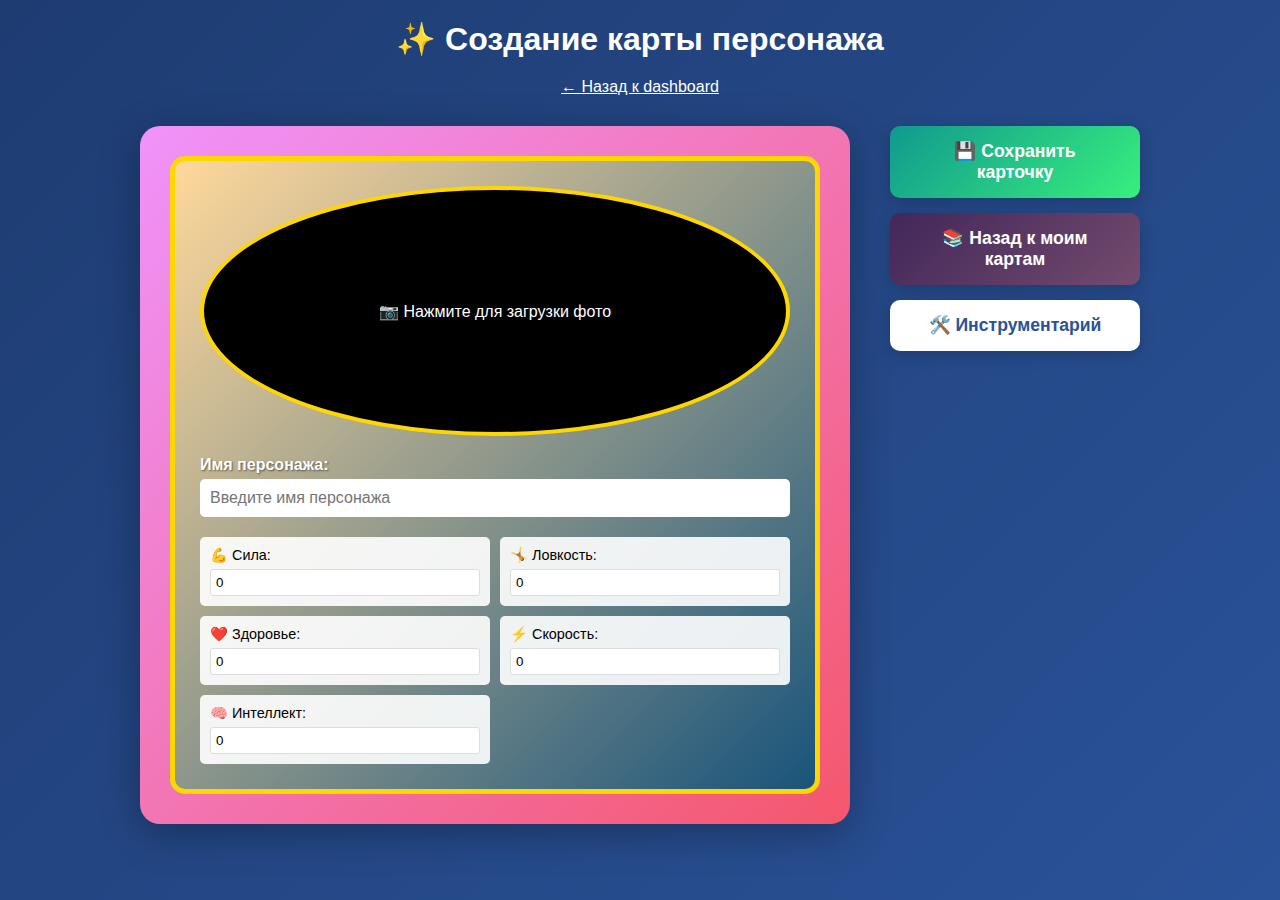
<file: templates/create-card.html>
<!DOCTYPE html>
<html lang="ru">
<head>
    <meta charset="UTF-8">
    <meta name="viewport" content="width=device-width, initial-scale=1.0">
    <title>Создание карты персонажа</title>
    <style>
        * {
            margin: 0;
            padding: 0;
            box-sizing: border-box;
        }
        
        body {
            font-family: 'Segoe UI', Tahoma, Geneva, Verdana, sans-serif;
            background: linear-gradient(135deg, #1e3c72 0%, #2a5298 100%);
            min-height: 100vh;
            padding: 20px;
        }
        
        .container {
            max-width: 1000px;
            margin: 0 auto;
        }
        
        .header {
            text-align: center;
            color: white;
            margin-bottom: 30px;
        }
        
        .content {
            display: flex;
            gap: 40px;
            flex-wrap: wrap;
        }
        
        .card-frame {
            flex: 1;
            min-width: 400px;
            background: linear-gradient(135deg, #f093fb 0%, #f5576c 100%);
            padding: 30px;
            border-radius: 20px;
            box-shadow: 0 10px 40px rgba(0,0,0,0.3);
        }
        
        .card-inner {
            background: linear-gradient(135deg, #ffd89b 0%, #19547b 100%);
            border-radius: 15px;
            padding: 25px;
            border: 5px solid gold;
        }
        
        .photo-upload {
            width: 100%;
            height: 250px;
            background: #000;
            border-radius: 50%;
            margin: 0 auto 20px;
            display: flex;
            align-items: center;
            justify-content: center;
            color: white;
            cursor: pointer;
            overflow: hidden;
            border: 4px solid #ffd700;
            position: relative;
        }
        
        .photo-upload img {
            width: 100%;
            height: 100%;
            object-fit: cover;
        }
        
        .photo-upload input[type="file"] {
            position: absolute;
            width: 100%;
            height: 100%;
            opacity: 0;
            cursor: pointer;
        }
        
        .form-group {
            margin-bottom: 15px;
        }
        
        .form-group label {
            display: block;
            color: white;
            font-weight: bold;
            margin-bottom: 5px;
            text-shadow: 1px 1px 2px rgba(0,0,0,0.5);
        }
        
        .form-group input,
        .form-group textarea {
            width: 100%;
            padding: 10px;
            border: none;
            border-radius: 5px;
            font-size: 1em;
        }
        
        .form-group textarea {
            resize: vertical;
            min-height: 80px;
        }
        
        .stats-grid {
            display: grid;
            grid-template-columns: repeat(2, 1fr);
            gap: 10px;
            margin-top: 20px;
        }
        
        .stat-input {
            background: rgba(255,255,255,0.9);
            padding: 10px;
            border-radius: 5px;
        }
        
        .stat-input label {
            display: block;
            font-size: 0.9em;
            margin-bottom: 5px;
        }
        
        .stat-input input {
            width: 100%;
            padding: 5px;
            border: 1px solid #ddd;
            border-radius: 3px;
        }
        
        .actions {
            flex: 0 0 250px;
            display: flex;
            flex-direction: column;
            gap: 15px;
        }
        
        .action-button {
            padding: 15px 25px;
            background: white;
            color: #2a5298;
            border: none;
            border-radius: 10px;
            font-size: 1.1em;
            font-weight: bold;
            cursor: pointer;
            transition: all 0.3s;
            text-decoration: none;
            text-align: center;
            box-shadow: 0 4px 15px rgba(0,0,0,0.2);
        }
        
        .action-button:hover {
            transform: translateY(-2px);
            box-shadow: 0 6px 20px rgba(0,0,0,0.3);
        }
        
        .action-button.save {
            background: linear-gradient(135deg, #11998e 0%, #38ef7d 100%);
            color: white;
        }
        
        .action-button.back {
            background: linear-gradient(135deg, #42275a 0%, #734b6d 100%);
            color: white;
        }
        
        .back-link {
            display: inline-block;
            margin-top: 20px;
            color: white;
            text-decoration: underline;
            cursor: pointer;
        }
    </style>
</head>
<body>
    <div class="container">
        <div class="header">
            <h1>✨ Создание карты персонажа</h1>
            <a href="/dashboard" class="back-link">← Назад к dashboard</a>
        </div>
        
        <form method="post" action="/save-card" enctype="multipart/form-data">
            <div class="content">
                <div class="card-frame">
                    <div class="card-inner">
                        <div class="photo-upload" onclick="document.getElementById('photo').click()">
                            <span id="photo-preview">📷 Нажмите для загрузки фото</span>
                            <input type="file" id="photo" name="photo" accept="image/*" onchange="previewImage(this)">
                        </div>
                        
                        <div class="form-group">
                            <label>Имя персонажа:</label>
                            <input type="text" name="name" required placeholder="Введите имя персонажа">
                        </div>
                        
                        <div class="stats-grid">
                            <div class="stat-input">
                                <label>💪 Сила:</label>
                                <input type="number" name="strength" min="0" max="100" value="0">
                            </div>
                            <div class="stat-input">
                                <label>🤸 Ловкость:</label>
                                <input type="number" name="agility" min="0" max="100" value="0">
                            </div>
                            <div class="stat-input">
                                <label>❤️ Здоровье:</label>
                                <input type="number" name="health" min="0" max="100" value="0">
                            </div>
                            <div class="stat-input">
                                <label>⚡ Скорость:</label>
                                <input type="number" name="speed" min="0" max="100" value="0">
                            </div>
                            <div class="stat-input">
                                <label>🧠 Интеллект:</label>
                                <input type="number" name="intelligence" min="0" max="100" value="0">
                            </div>
                        </div>
                    </div>
                </div>
                
                <div class="actions">
                    <button type="submit" class="action-button save">
                        💾 Сохранить карточку
                    </button>
                    <a href="/my-cards" class="action-button back">
                        📚 Назад к моим картам
                    </a>
                    <a href="/instrumentation" class="action-button">
                        🛠️ Инструментарий
                    </a>
                </div>
            </div>
        </form>
    </div>
    
    <script>
        function previewImage(input) {
            if (input.files && input.files[0]) {
                const reader = new FileReader();
                reader.onload = function(e) {
                    const preview = document.getElementById('photo-preview');
                    preview.innerHTML = `<img src="${e.target.result}" alt="Photo">`;
                };
                reader.readAsDataURL(input.files[0]);
            }
        }
    </script>
</body>
</html>
</file>
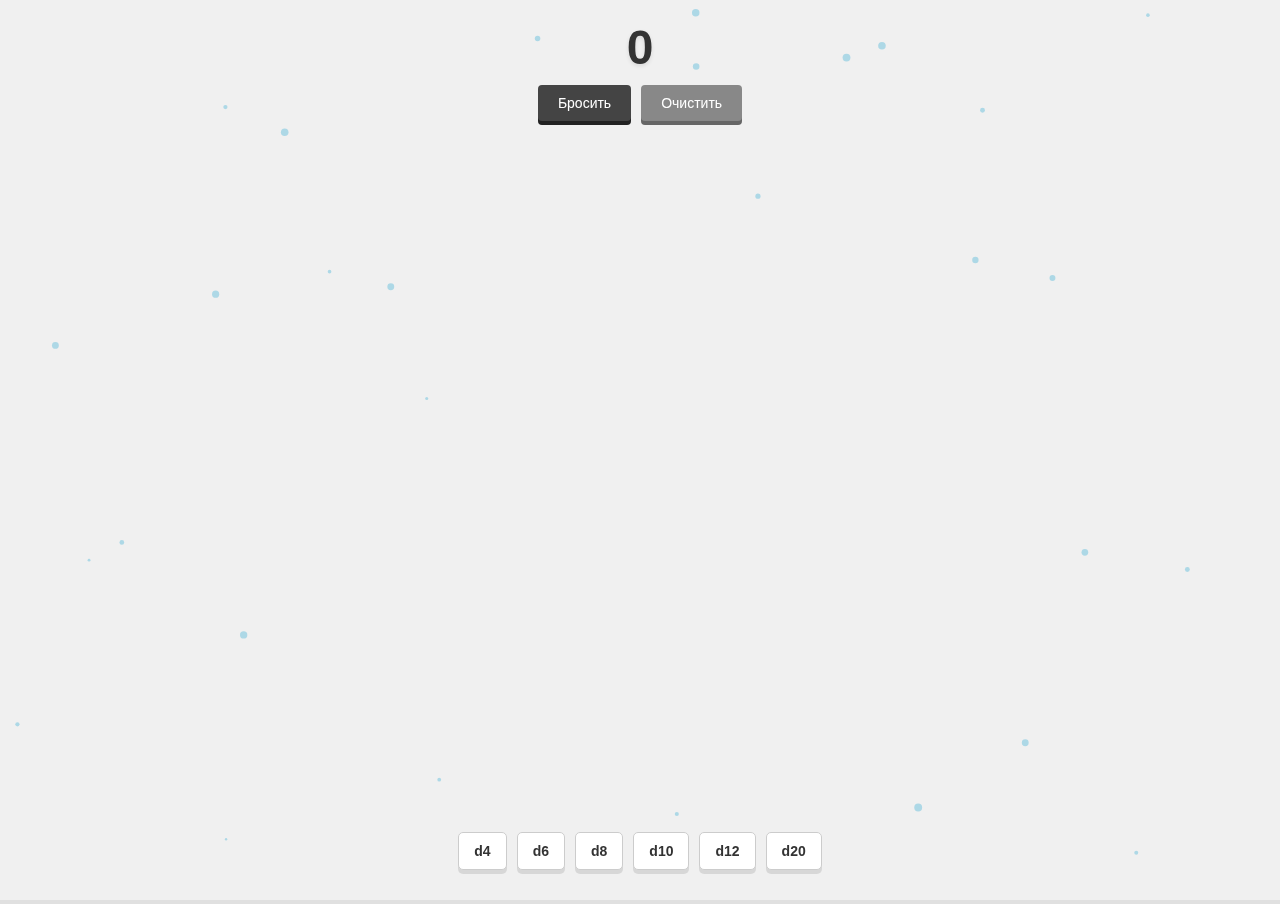
<file: templates/dice.html>
<!DOCTYPE html>
<html lang="ru">
<head>
    <meta charset="UTF-8">
    <title>D&D Dice Roller Pro</title>
    <style>
        body { margin: 0; background: #e0e0e0; overflow: hidden; font-family: 'Segoe UI', sans-serif; }
        
        #ui-container {
            position: absolute; width: 100%; display: flex; flex-direction: column;
            align-items: center; top: 20px; pointer-events: none; z-index: 10;
        }

        #total-score { font-size: 48px; color: #333; font-weight: bold; margin-bottom: 10px; text-shadow: 0 2px 4px rgba(0,0,0,0.1); }

        .button-group { display: flex; gap: 10px; pointer-events: auto; margin-bottom: 20px; }
        
        button {
            padding: 10px 20px; cursor: pointer; background: #444; border: none;
            color: white; border-radius: 4px; font-size: 14px; transition: 0.2s; box-shadow: 0 4px #222;
        }
        button:hover { background: #555; transform: translateY(-2px); }
        button:active { transform: translateY(0px); box-shadow: 0 2px #222; }
        button.clear { background: #888; box-shadow: 0 4px #666; }
        button.clear:hover { background: #999; }
        button.clear:active { box-shadow: 0 2px #666; }


        #dice-selector {
            position: absolute; bottom: 30px; width: 100%; display: flex;
            justify-content: center; gap: 10px; pointer-events: auto; z-index: 10;
        }
        .select-btn {
            background: #fff; color: #333; border: 1px solid #ccc;
            padding: 10px 15px; border-radius: 5px; box-shadow: 0 4px rgba(0,0,0,0.1); font-weight: bold;
        }
        .select-btn:hover { background: #f9f9f9; transform: translateY(-2px); }
        .select-btn:active { transform: translateY(0); box-shadow: 0 2px rgba(0,0,0,0.1); }
    </style>
</head>
<body>

<div id="ui-container">
    <div id="total-score">0</div>
    <div class="button-group">
        <button onclick="rollAll()">Бросить</button>
        <button class="clear" onclick="clearDice()">Очистить</button>
    </div>
</div>

<div id="dice-selector">
    <button class="select-btn" onclick="addDie('d4')">d4</button>
    <button class="select-btn" onclick="addDie('d6')">d6</button>
    <button class="select-btn" onclick="addDie('d8')">d8</button>
    <button class="select-btn" onclick="addDie('d10')">d10</button>
    <button class="select-btn" onclick="addDie('d12')">d12</button>
    <button class="select-btn" onclick="addDie('d20')">d20</button>
</div>

<canvas id="diceCanvas"></canvas>

<script>
const canvas = document.getElementById('diceCanvas');
const ctx = canvas.getContext('2d');
const totalDisplay = document.getElementById('total-score');

canvas.width = window.innerWidth;
canvas.height = window.innerHeight;

const diceData = {
    'd4': { sides: 4, color: '#2c2c2c' },
    'd6': { sides: 6, color: '#2c2c2c' },
    'd8': { sides: 8, color: '#2c2c2c' },
    'd10': { sides: 10, color: '#2c2c2c' },
    'd12': { sides: 12, color: '#2c2c2c' },
    'd20': { sides: 20, color: '#2c2c2c' }
};

let dicePool = [];
let particles = [];

// Создаем "искорки" на фоне
for(let i=0; i<30; i++) {
    particles.push({
        x: Math.random() * canvas.width,
        y: Math.random() * canvas.height,
        size: Math.random() * 3 + 1,
        speed: Math.random() * 0.5 + 0.1
    });
}

class Die {
    constructor(type, x, y) {
        this.type = type;
        this.config = diceData[type];
        this.x = x;
        this.y = y;
        this.radius = 35;
        this.angle = Math.random() * Math.PI;
        this.vx = 0;
        this.vy = 0;
        this.va = 0;
        this.value = Math.floor(Math.random() * this.config.sides) + 1;
        this.isRolling = false;
    }

    draw() {
        ctx.save();
        ctx.translate(this.x, this.y);
        
        // Рисуем тень (с небольшим смещением вниз-вправо)
        ctx.shadowColor = 'rgba(0,0,0,0.2)';
        ctx.shadowBlur = 15;
        ctx.shadowOffsetX = 5;
        ctx.shadowOffsetY = 8;

        ctx.rotate(this.angle);

        // Основное тело кубика
        ctx.fillStyle = this.config.color;
        ctx.beginPath();
        this.drawGeometry();
        ctx.fill();

        // Грани (внутренние линии)
        ctx.shadowColor = 'transparent'; // выключаем тень для линий
        ctx.strokeStyle = 'rgba(255,255,255,0.15)';
        ctx.lineWidth = 1.5;
        this.drawFacets();

        // Текст
        ctx.rotate(-this.angle);
        ctx.fillStyle = "white";
        ctx.font = "bold 18px Arial";
        ctx.textAlign = "center";
        ctx.textBaseline = "middle";
        ctx.fillText(this.value, 0, 0);

ctx.restore();
    }

    drawGeometry() {
        const r = this.radius;
        const sidesMap = { d4: 3, d6: 4, d8: 4, d10: 4, d12: 5, d20: 6 };
        let n = sidesMap[this.type];
        for (let i = 0; i < n; i++) {
            let a = (Math.PI * 2 / n) * i - Math.PI/2;
            ctx.lineTo(Math.cos(a) * r, Math.sin(a) * r);
        }
        ctx.closePath();
    }

    drawFacets() {
        const r = this.radius;
        ctx.beginPath();
        if (this.type === 'd20' || this.type === 'd12') {
            for(let i=0; i<3; i++) {
                let a = (Math.PI * 2 / 3) * i - Math.PI/2;
                ctx.moveTo(0,0);
                ctx.lineTo(Math.cos(a) * r, Math.sin(a) * r);
            }
        } else {
            ctx.moveTo(-r, 0); ctx.lineTo(r, 0);
            ctx.moveTo(0, -r); ctx.lineTo(0, r);
        }
        ctx.stroke();
    }

    update() {
        if (!this.isRolling) return;
        this.x += this.vx; this.y += this.vy; this.angle += this.va;
        this.vx *= 0.96; this.vy *= 0.96; this.va *= 0.96;

        if (this.x < 50 || this.x > canvas.width - 50) this.vx *= -1;
        if (this.y < 50 || this.y > canvas.height - 50) this.vy *= -1;

        if (Math.abs(this.vx) < 0.2 && Math.abs(this.vy) < 0.2) {
            this.isRolling = false;
            updateTotal();
        } else {
            this.value = Math.floor(Math.random() * this.config.sides) + 1;
        }
    }
}

function addDie(type) {
    const x = Math.random() * (canvas.width - 200) + 100;
    const y = Math.random() * (canvas.height - 200) + 100;
    dicePool.push(new Die(type, x, y));
}

function clearDice() {
    dicePool = [];
    totalDisplay.innerText = "0";
}

function rollAll() {
    dicePool.forEach(d => {
        d.vx = (Math.random() - 0.5) * 50;
        d.vy = (Math.random() - 0.5) * 50;
        d.va = (Math.random() - 0.5) * 0.6;
        d.isRolling = true;
    });
}

function updateTotal() {
    const sum = dicePool.reduce((acc, d) => acc + d.value, 0);
    totalDisplay.innerText = sum;
}

function drawBackground() {
    ctx.fillStyle = '#f0f0f0';
    ctx.fillRect(0, 0, canvas.width, canvas.height);
    
    // Рисуем искорки (синие звездочки)
    ctx.fillStyle = '#add8e6';
    particles.forEach(p => {
        ctx.beginPath();
        ctx.arc(p.x, p.y, p.size, 0, Math.PI * 2);
        ctx.fill();
        p.y -= p.speed;
        if (p.y < -10) p.y = canvas.height + 10;
    });
}

function loop() {
    drawBackground();
    dicePool.forEach(d => {
        d.update();
        d.draw();
    });
    requestAnimationFrame(loop);
}

loop();

window.addEventListener('resize', () => {
    canvas.width = window.innerWidth;
    canvas.height = window.innerHeight;
});
</script>
</body>
</html>
</file>
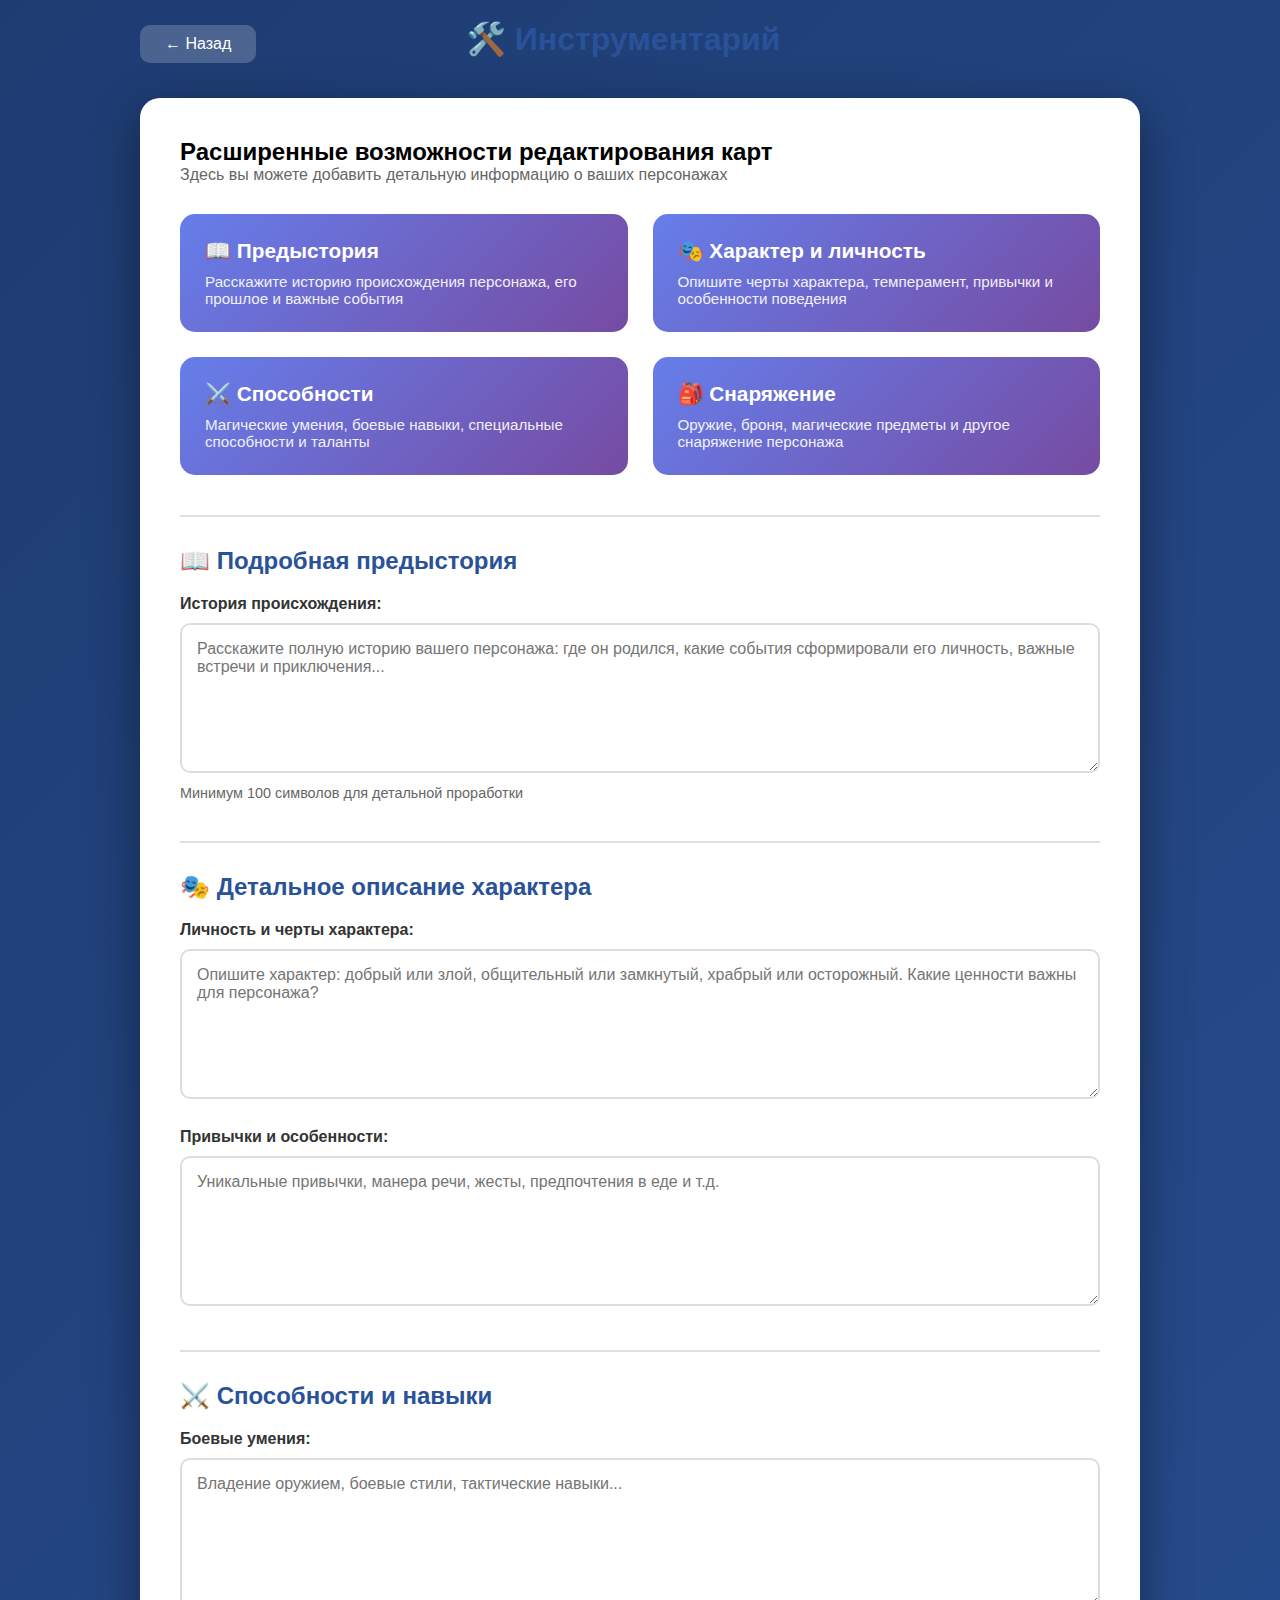
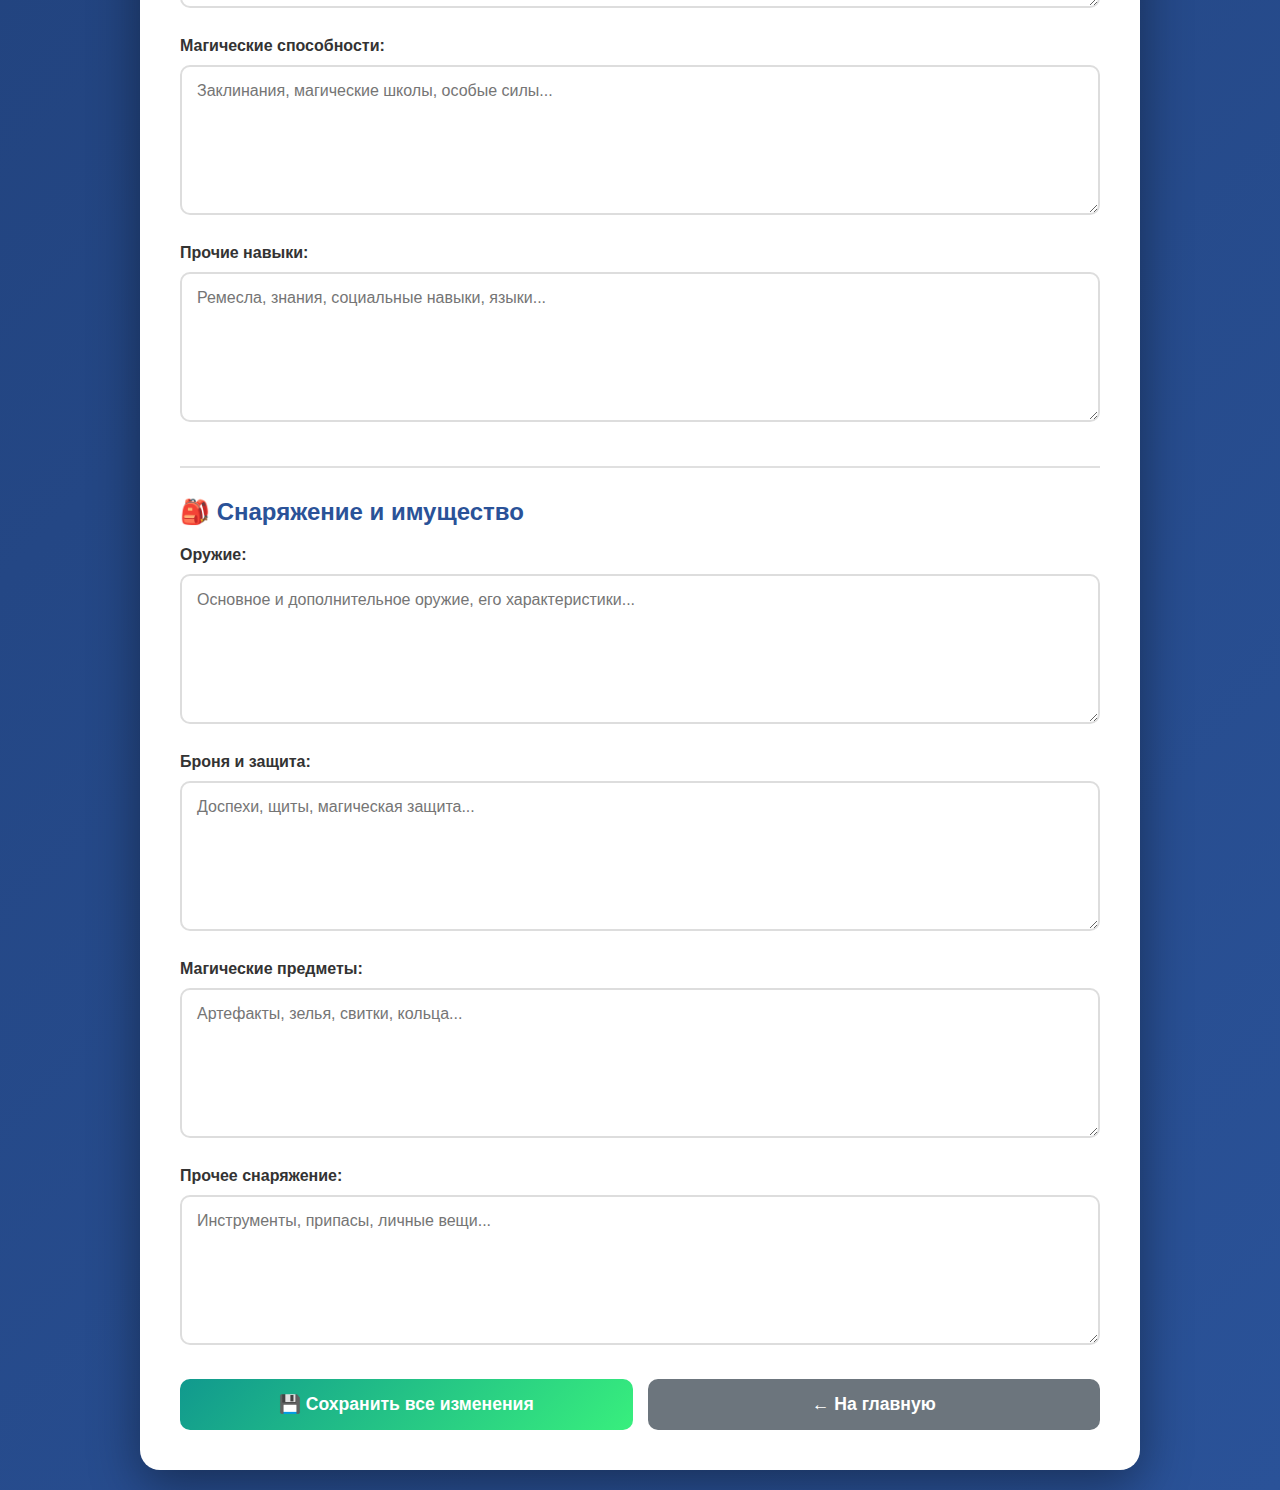
<file: templates/instrumentation.html>
<!DOCTYPE html>
<html lang="ru">
<head>
    <meta charset="UTF-8">
    <meta name="viewport" content="width=device-width, initial-scale=1.0">
    <title>Инструментарий</title>
    <style>
        * {
            margin: 0;
            padding: 0;
            box-sizing: border-box;
        }
        
        body {
            font-family: 'Segoe UI', Tahoma, Geneva, Verdana, sans-serif;
            background: linear-gradient(135deg, #1e3c72 0%, #2a5298 100%);
            min-height: 100vh;
            padding: 20px;
        }
        
        .container {
            max-width: 1000px;
            margin: 0 auto;
        }
        
        .header {
            display: flex;
            justify-content: space-between;
            align-items: center;
            margin-bottom: 30px;
            color: white;
        }
        
        .back-button {
            padding: 10px 25px;
            background: rgba(255,255,255,0.2);
            color: white;
            text-decoration: none;
            border-radius: 10px;
            transition: background 0.3s;
        }
        
        .back-button:hover {
            background: rgba(255,255,255,0.3);
        }
        
        .instrumentation-panel {
            background: white;
            border-radius: 20px;
            padding: 40px;
            box-shadow: 0 15px 50px rgba(0,0,0,0.4);
        }
        
        h1 {
            color: #2a5298;
            margin-bottom: 10px;
        }
        
        .subtitle {
            color: #666;
            margin-bottom: 30px;
        }
        
        .tools-grid {
            display: grid;
            grid-template-columns: repeat(auto-fit, minmax(300px, 1fr));
            gap: 25px;
            margin-bottom: 30px;
        }
        
        .tool-card {
            background: linear-gradient(135deg, #667eea 0%, #764ba2 100%);
            color: white;
            padding: 25px;
            border-radius: 15px;
            cursor: pointer;
            transition: transform 0.3s;
        }
        
        .tool-card:hover {
            transform: translateY(-5px);
        }
        
        .tool-card h3 {
            margin-bottom: 10px;
            font-size: 1.3em;
        }
        
        .tool-card p {
            opacity: 0.9;
            font-size: 0.95em;
        }
        
        .section {
            margin-top: 40px;
            padding-top: 30px;
            border-top: 2px solid #e0e0e0;
        }
        
        .section h2 {
            color: #2a5298;
            margin-bottom: 20px;
        }
        
        .form-group {
            margin-bottom: 25px;
        }
        
        .form-group label {
            display: block;
            font-weight: bold;
            margin-bottom: 10px;
            color: #333;
        }
        
        .form-group textarea {
            width: 100%;
            padding: 15px;
            border: 2px solid #ddd;
            border-radius: 10px;
            font-size: 1em;
            font-family: inherit;
            min-height: 150px;
            resize: vertical;
        }
        
        .help-text {
            font-size: 0.9em;
            color: #666;
            margin-top: 8px;
        }
        
        .action-buttons {
            display: flex;
            gap: 15px;
            margin-top: 30px;
        }
        
        .action-btn {
            flex: 1;
            padding: 15px 25px;
            border: none;
            border-radius: 10px;
            font-size: 1.1em;
            font-weight: bold;
            cursor: pointer;
            transition: all 0.3s;
            text-decoration: none;
            text-align: center;
        }
        
        .save-btn {
            background: linear-gradient(135deg, #11998e 0%, #38ef7d 100%);
            color: white;
        }
        
        .back-btn {
            background: #6c757d;
            color: white;
        }
        
        .action-btn:hover {
            transform: translateY(-2px);
            box-shadow: 0 6px 20px rgba(0,0,0,0.2);
        }
    </style>
</head>
<body>
    <div class="container">
        <div class="header">
            <a href="/dashboard" class="back-button">← Назад</a>
            <h1>🛠️ Инструментарий</h1>
            <div style="width: 150px;"></div>
        </div>
        
        <div class="instrumentation-panel">
            <h2>Расширенные возможности редактирования карт</h2>
            <p class="subtitle">Здесь вы можете добавить детальную информацию о ваших персонажах</p>
            
            <div class="tools-grid">
                <div class="tool-card" onclick="document.getElementById('backstorySection').scrollIntoView({behavior: 'smooth'})">
                    <h3>📖 Предыстория</h3>
                    <p>Расскажите историю происхождения персонажа, его прошлое и важные события</p>
                </div>
                
                <div class="tool-card" onclick="document.getElementById('personalitySection').scrollIntoView({behavior: 'smooth'})">
                    <h3>🎭 Характер и личность</h3>
                    <p>Опишите черты характера, темперамент, привычки и особенности поведения</p>
                </div>
                
                <div class="tool-card" onclick="document.getElementById('abilitiesSection').scrollIntoView({behavior: 'smooth'})">
                    <h3>⚔️ Способности</h3>
                    <p>Магические умения, боевые навыки, специальные способности и таланты</p>
                </div>
                
                <div class="tool-card" onclick="document.getElementById('equipmentSection').scrollIntoView({behavior: 'smooth'})">
                    <h3>🎒 Снаряжение</h3>
                    <p>Оружие, броня, магические предметы и другое снаряжение персонажа</p>
                </div>
            </div>
            
            <form method="post" action="/update-instrumentation">
                <div class="section" id="backstorySection">
                    <h2>📖 Подробная предыстория</h2>
                    <div class="form-group">
                        <label>История происхождения:</label>
                        <textarea name="backstory_extended" placeholder="Расскажите полную историю вашего персонажа: где он родился, какие события сформировали его личность, важные встречи и приключения..."></textarea>
                        <p class="help-text">Минимум 100 символов для детальной проработки</p>
                    </div>
                </div>
                
                <div class="section" id="personalitySection">
                    <h2>🎭 Детальное описание характера</h2>
                    <div class="form-group">
                        <label>Личность и черты характера:</label>
                        <textarea name="personality_extended" placeholder="Опишите характер: добрый или злой, общительный или замкнутый, храбрый или осторожный. Какие ценности важны для персонажа?"></textarea>
                    </div>
                    
                    <div class="form-group">
                        <label>Привычки и особенности:</label>
                        <textarea name="habits" placeholder="Уникальные привычки, манера речи, жесты, предпочтения в еде и т.д."></textarea>
                    </div>
                </div>
                
                <div class="section" id="abilitiesSection">
                    <h2>⚔️ Способности и навыки</h2>
                    <div class="form-group">
                        <label>Боевые умения:</label>
                        <textarea name="combat_skills" placeholder="Владение оружием, боевые стили, тактические навыки..."></textarea>
                    </div>
                    
                    <div class="form-group">
                        <label>Магические способности:</label>
                        <textarea name="magic_abilities" placeholder="Заклинания, магические школы, особые силы..."></textarea>
                    </div>
                    
                    <div class="form-group">
                        <label>Прочие навыки:</label>
                        <textarea name="other_skills" placeholder="Ремесла, знания, социальные навыки, языки..."></textarea>
                    </div>
                </div>
                
                <div class="section" id="equipmentSection">
                    <h2>🎒 Снаряжение и имущество</h2>
                    <div class="form-group">
                        <label>Оружие:</label>
                        <textarea name="weapons" placeholder="Основное и дополнительное оружие, его характеристики..."></textarea>
                    </div>
                    
                    <div class="form-group">
                        <label>Броня и защита:</label>
                        <textarea name="armor" placeholder="Доспехи, щиты, магическая защита..."></textarea>
                    </div>
                    
                    <div class="form-group">
                        <label>Магические предметы:</label>
                        <textarea name="magic_items" placeholder="Артефакты, зелья, свитки, кольца..."></textarea>
                    </div>
                    
                    <div class="form-group">
                        <label>Прочее снаряжение:</label>
                        <textarea name="other_equipment" placeholder="Инструменты, припасы, личные вещи..."></textarea>
                    </div>
                </div>
                
                <div class="action-buttons">
                    <button type="submit" class="action-btn save-btn">
                        💾 Сохранить все изменения
                    </button>
                    <a href="/dashboard" class="action-btn back-btn" style="text-decoration: none; display: inline-block;">
                        ← На главную
                    </a>
                </div>
            </form>
        </div>
    </div>
</body>
</html>
</file>
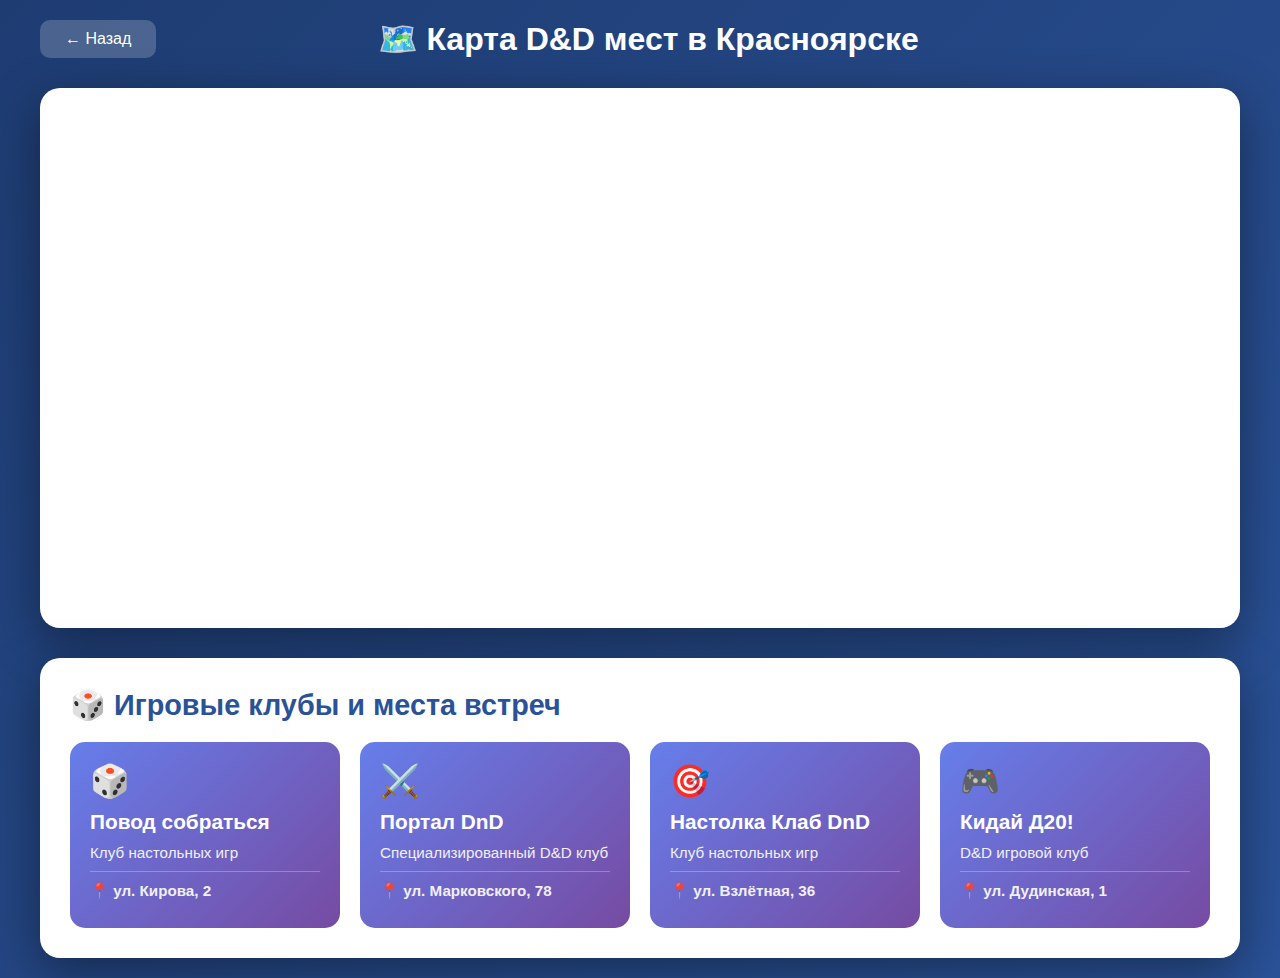
<file: templates/places.html>
<!DOCTYPE html>
<html lang="ru">
<head>
    <meta charset="UTF-8">
    <meta name="viewport" content="width=device-width, initial-scale=1.0">
    <title>Карта D&D мест в Красноярске</title>
    <style>
        * {
            margin: 0;
            padding: 0;
            box-sizing: border-box;
        }
        
        body {
            font-family: 'Segoe UI', Tahoma, Geneva, Verdana, sans-serif;
            background: linear-gradient(135deg, #1e3c72 0%, #2a5298 100%);
            min-height: 100vh;
            padding: 20px;
        }
        
        .container {
            max-width: 1200px;
            margin: 0 auto;
        }
        
        .header {
            display: flex;
            justify-content: space-between;
            align-items: center;
            margin-bottom: 30px;
            color: white;
        }
        
        .header h1 {
            font-size: 2em;
        }
        
        .back-button {
            padding: 10px 25px;
            background: rgba(255,255,255,0.2);
            color: white;
            text-decoration: none;
            border-radius: 10px;
            transition: background 0.3s;
        }
        
        .back-button:hover {
            background: rgba(255,255,255,0.3);
        }
        
        .map-container {
            background: white;
            border-radius: 20px;
            padding: 20px;
            box-shadow: 0 15px 50px rgba(0,0,0,0.4);
            margin-bottom: 30px;
        }
        
        #map {
            width: 100%;
            height: 500px;
            border-radius: 15px;
            overflow: hidden;
        }
        
        .places-list {
            background: white;
            border-radius: 20px;
            padding: 30px;
            box-shadow: 0 15px 50px rgba(0,0,0,0.4);
        }
        
        .places-list h2 {
            color: #2a5298;
            margin-bottom: 20px;
            font-size: 1.8em;
        }
        
        .places-grid {
            display: grid;
            grid-template-columns: repeat(auto-fit, minmax(250px, 1fr));
            gap: 20px;
        }
        
        .place-card {
            background: linear-gradient(135deg, #667eea 0%, #764ba2 100%);
            color: white;
            padding: 20px;
            border-radius: 15px;
            transition: transform 0.3s;
        }
        
        .place-card:hover {
            transform: translateY(-5px);
        }
        
        .place-card h3 {
            margin-bottom: 10px;
            font-size: 1.3em;
        }
        
        .place-card p {
            margin-bottom: 8px;
            opacity: 0.9;
            font-size: 0.95em;
        }
        
        .place-card .address {
            font-weight: bold;
            margin-top: 10px;
            padding-top: 10px;
            border-top: 1px solid rgba(255,255,255,0.3);
        }
        
        .place-card .dice-icon {
            font-size: 2em;
            margin-bottom: 10px;
        }
    </style>
</head>
<body>
    <div class="container">
        <div class="header">
            <a href="/dashboard" class="back-button">← Назад</a>
            <h1>🗺️ Карта D&D мест в Красноярске</h1>
            <div style="width: 100px;"></div>
        </div>
        
        <div class="map-container">
            <div id="map"></div>
        </div>
        
        <div class="places-list">
            <h2>🎲 Игровые клубы и места встреч</h2>
            <div class="places-grid">
                <div class="place-card">
                    <div class="dice-icon">🎲</div>
                    <h3>Повод собраться</h3>
                    <p>Клуб настольных игр</p>
                    <p class="address">📍 ул. Кирова, 2</p>
                </div>
                
                <div class="place-card">
                    <div class="dice-icon">⚔️</div>
                    <h3>Портал DnD</h3>
                    <p>Специализированный D&D клуб</p>
                    <p class="address">📍 ул. Марковского, 78</p>
                </div>
                
                <div class="place-card">
                    <div class="dice-icon">🎯</div>
                    <h3>Настолка Клаб DnD</h3>
                    <p>Клуб настольных игр</p>
                    <p class="address">📍 ул. Взлётная, 36</p>
                </div>
                
                <div class="place-card">
                    <div class="dice-icon">🎮</div>
                    <h3>Кидай Д20!</h3>
                    <p>D&D игровой клуб</p>
                    <p class="address">📍 ул. Дудинская, 1</p>
                </div>
            </div>
        </div>
    </div>
    
    <!-- Подключение Яндекс Карт с вашим ключом -->
    <script src="https://api-maps.yandex.ru/2.1/?apikey=970e3b20-299e-4621-b1d4-9e9a0eb81479&lang=ru_RU" type="text/javascript"></script>
    <script type="text/javascript">
        ymaps.ready(init);
        
        function init() {
            // Создаем карту
            var myMap = new ymaps.Map("map", {
                center: [56.0184, 92.8672], // Координаты центра Красноярска
                zoom: 12,
                controls: ['zoomControl', 'fullscreenControl']
            });
            
            // Массив с местами
            var places = [
                {
                    name: "Повод собраться",
                    address: "ул. Кирова, 2",
                    coords: [56.0095, 92.8725], // Примерные координаты
                    description: "Клуб настольных игр. Проводят ваншоты и кампании D&D."
                },
                {
                    name: "Портал DnD",
                    address: "ул. Марковского, 78",
                    coords: [56.0485, 92.9075], // Примерные координаты
                    description: "Специализированный клуб для игры в D&D и другие НРИ."
                },
                {
                    name: "Настолка Клаб DnD",
                    address: "ул. Взлётная, 36",
                    coords: [56.0255, 92.8905], // Примерные координаты
                    description: "Клуб настольных игр с активным D&D комьюнити."
                },
                {
                    name: "Кидай Д20!",
                    address: "ул. Дудинская, 1",
                    coords: [56.0355, 92.8155], // Примерные координаты
                    description: "D&D игровой клуб для новичков и опытных игроков."
                }
            ];
            
            // Добавляем метки на карту
            places.forEach(function(place) {
                var placemark = new ymaps.Placemark(place.coords, {
                    balloonContentHeader: place.name,
                    balloonContentBody: place.description,
                    balloonContentFooter: place.address
                }, {
                    preset: 'islands#redDotIcon',
                    iconColor: '#764ba2'
                });
                
                myMap.geoObjects.add(placemark);
            });
            
            // Добавляем поисковую строку
            var searchControl = new ymaps.control.SearchControl({
                options: {
                    provider: 'yandex#search'
                }
            });
            myMap.controls.add(searchControl);
        }
    </script>
</body>
</html>
</file>
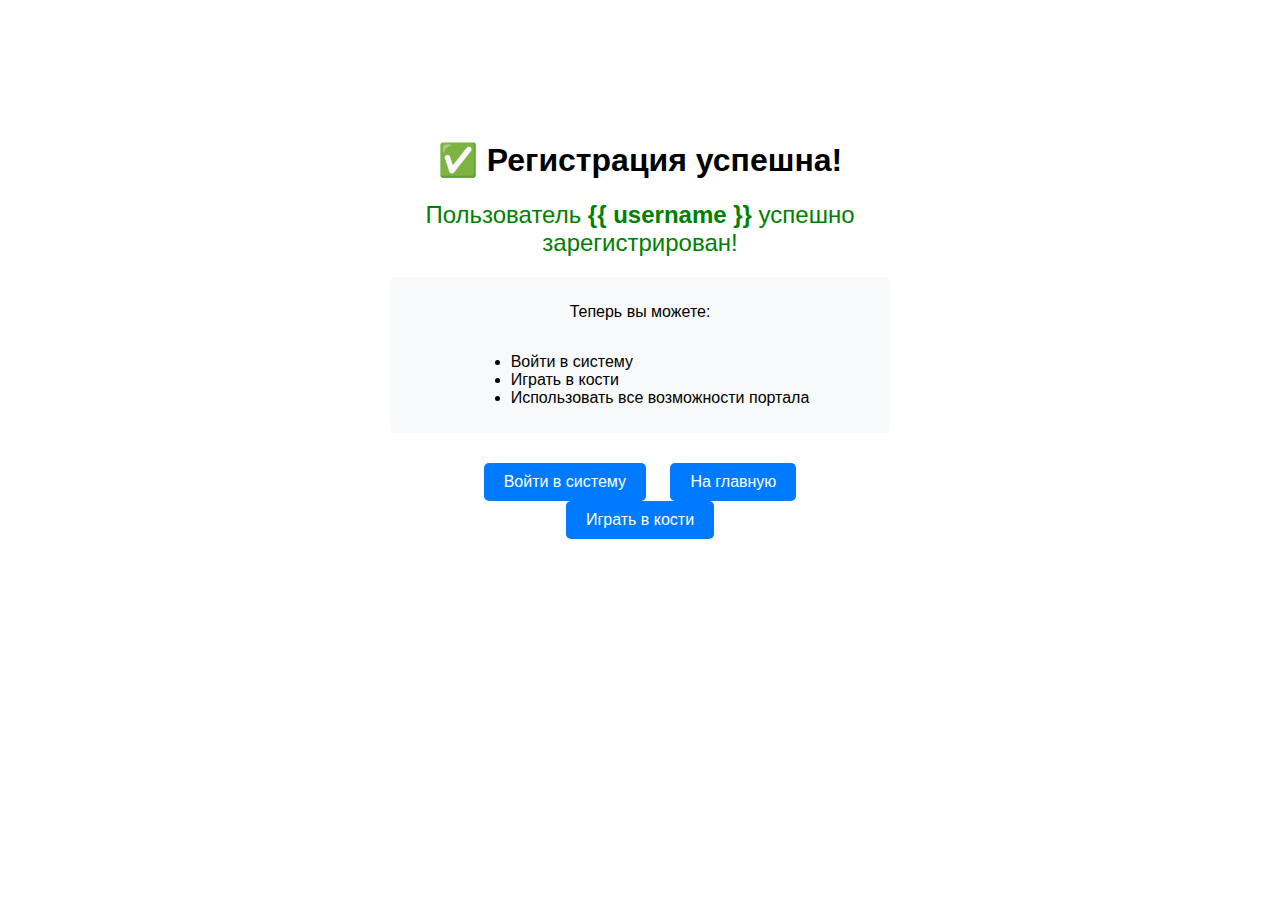
<file: templates/register_success.html>
<!DOCTYPE html>
<html lang="ru">
<head>
    <meta charset="UTF-8">
    <meta name="viewport" content="width=device-width, initial-scale=1.0">
    <title>Регистрация успешна</title>
    <style>
        body { font-family: Arial, sans-serif; max-width: 500px; margin: 100px auto; padding: 20px; text-align: center; }
        .success { color: green; font-size: 24px; margin: 20px 0; }
        .user { background: #f8f9fa; padding: 10px; border-radius: 5px; margin: 20px 0; }
        .actions { margin-top: 30px; }
        .btn { display: inline-block; margin: 0 10px; padding: 10px 20px; background: #007bff; color: white; text-decoration: none; border-radius: 5px; }
    </style>
</head>
<body>
    <h1>✅ Регистрация успешна!</h1>
    
    <div class="success">Пользователь <strong>{{ username }}</strong> успешно зарегистрирован!</div>
    
    <div class="user">
        <p>Теперь вы можете:</p>
        <ul style="text-align: left; display: inline-block;">
            <li>Войти в систему</li>
            <li>Играть в кости</li>
            <li>Использовать все возможности портала</li>
        </ul>
    </div>
    
    <div class="actions">
        <a href="/login" class="btn">Войти в систему</a>
        <a href="/" class="btn">На главную</a>
        <a href="/dice" class="btn">Играть в кости</a>
    </div>
</body>
</html>
</file>
